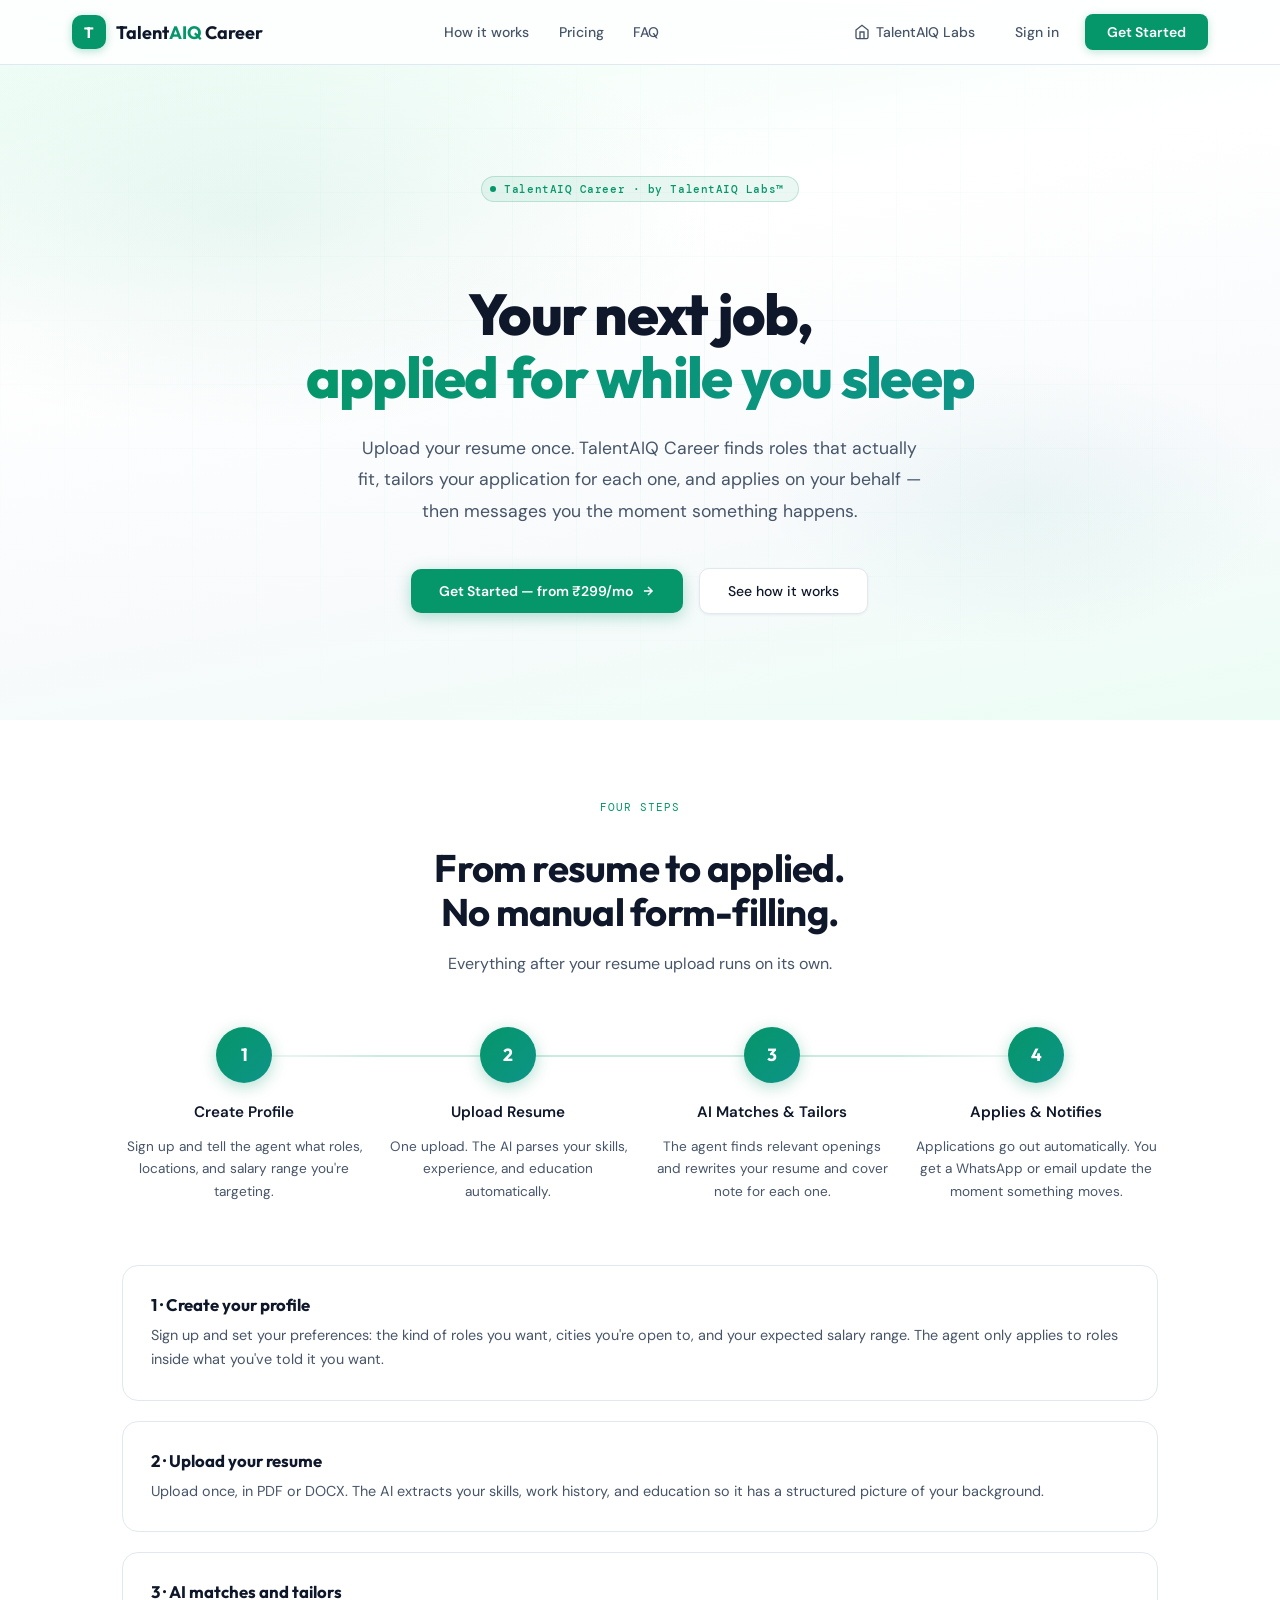
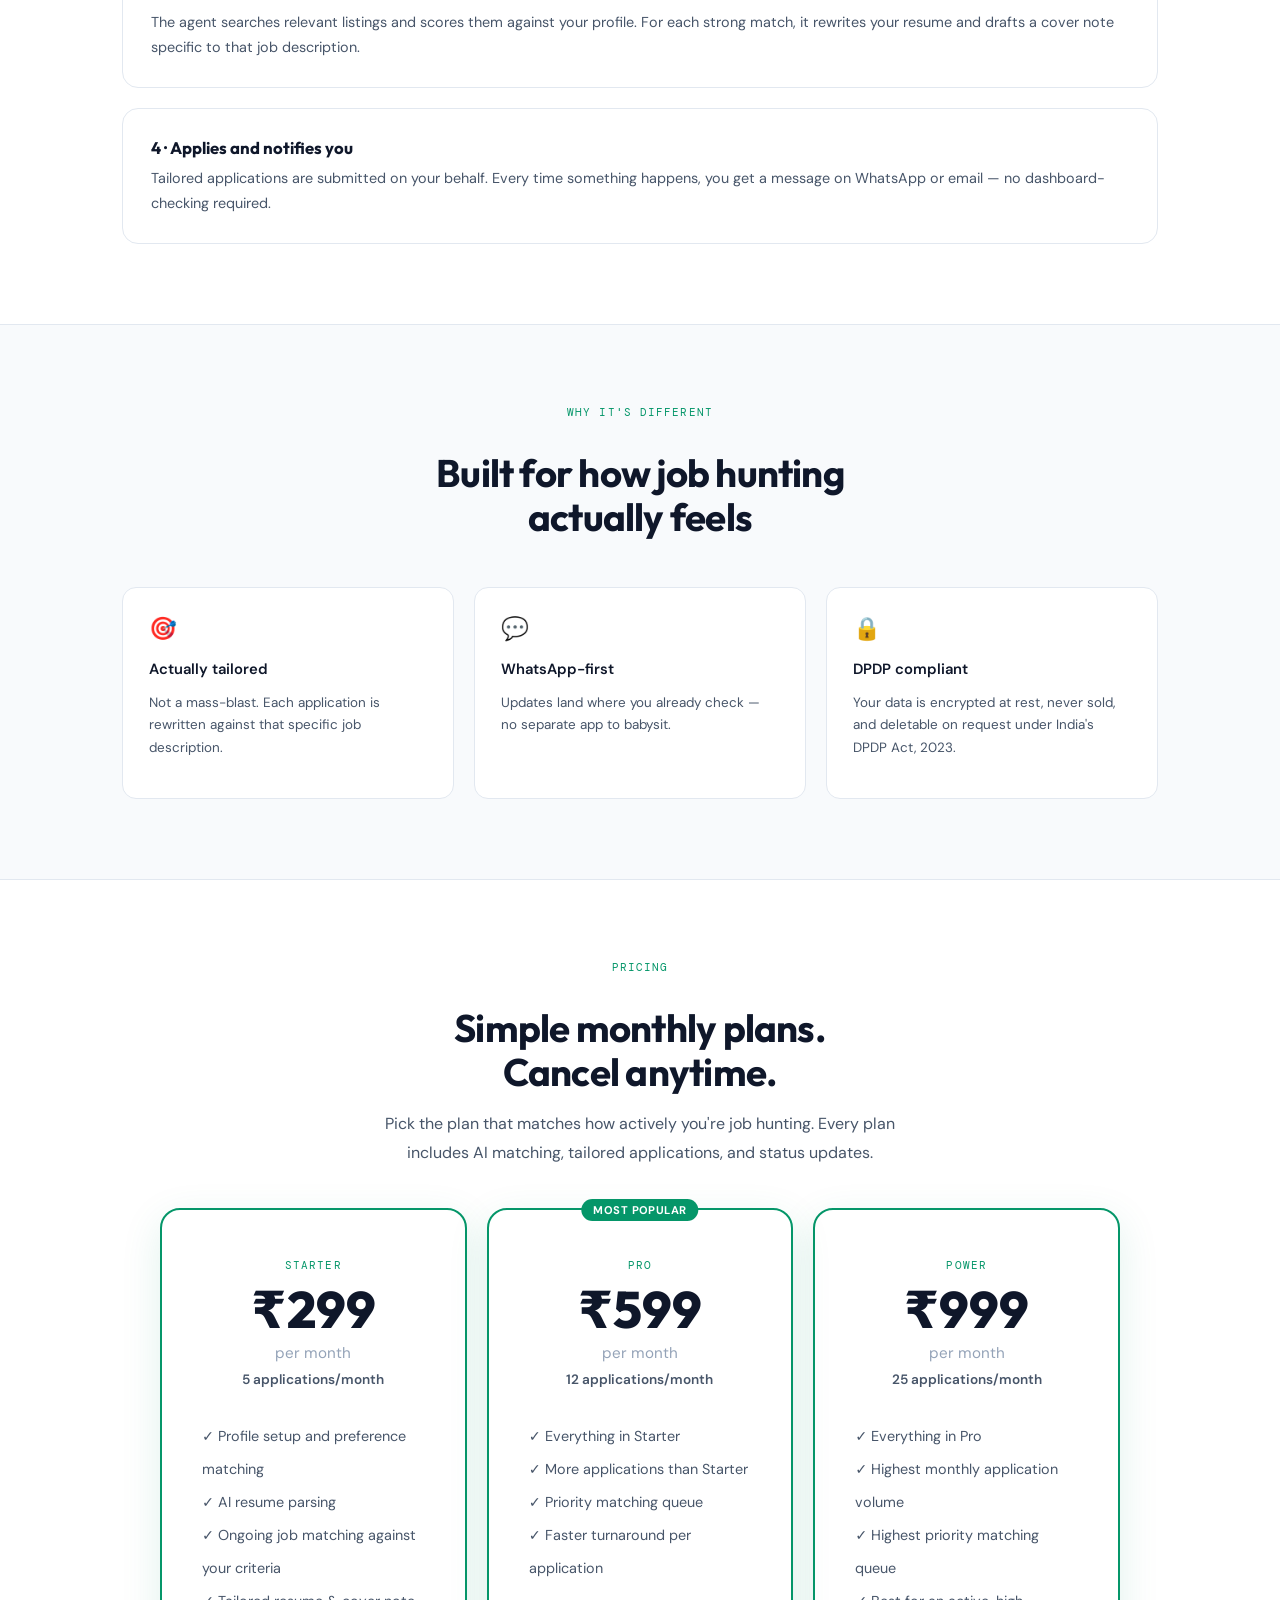
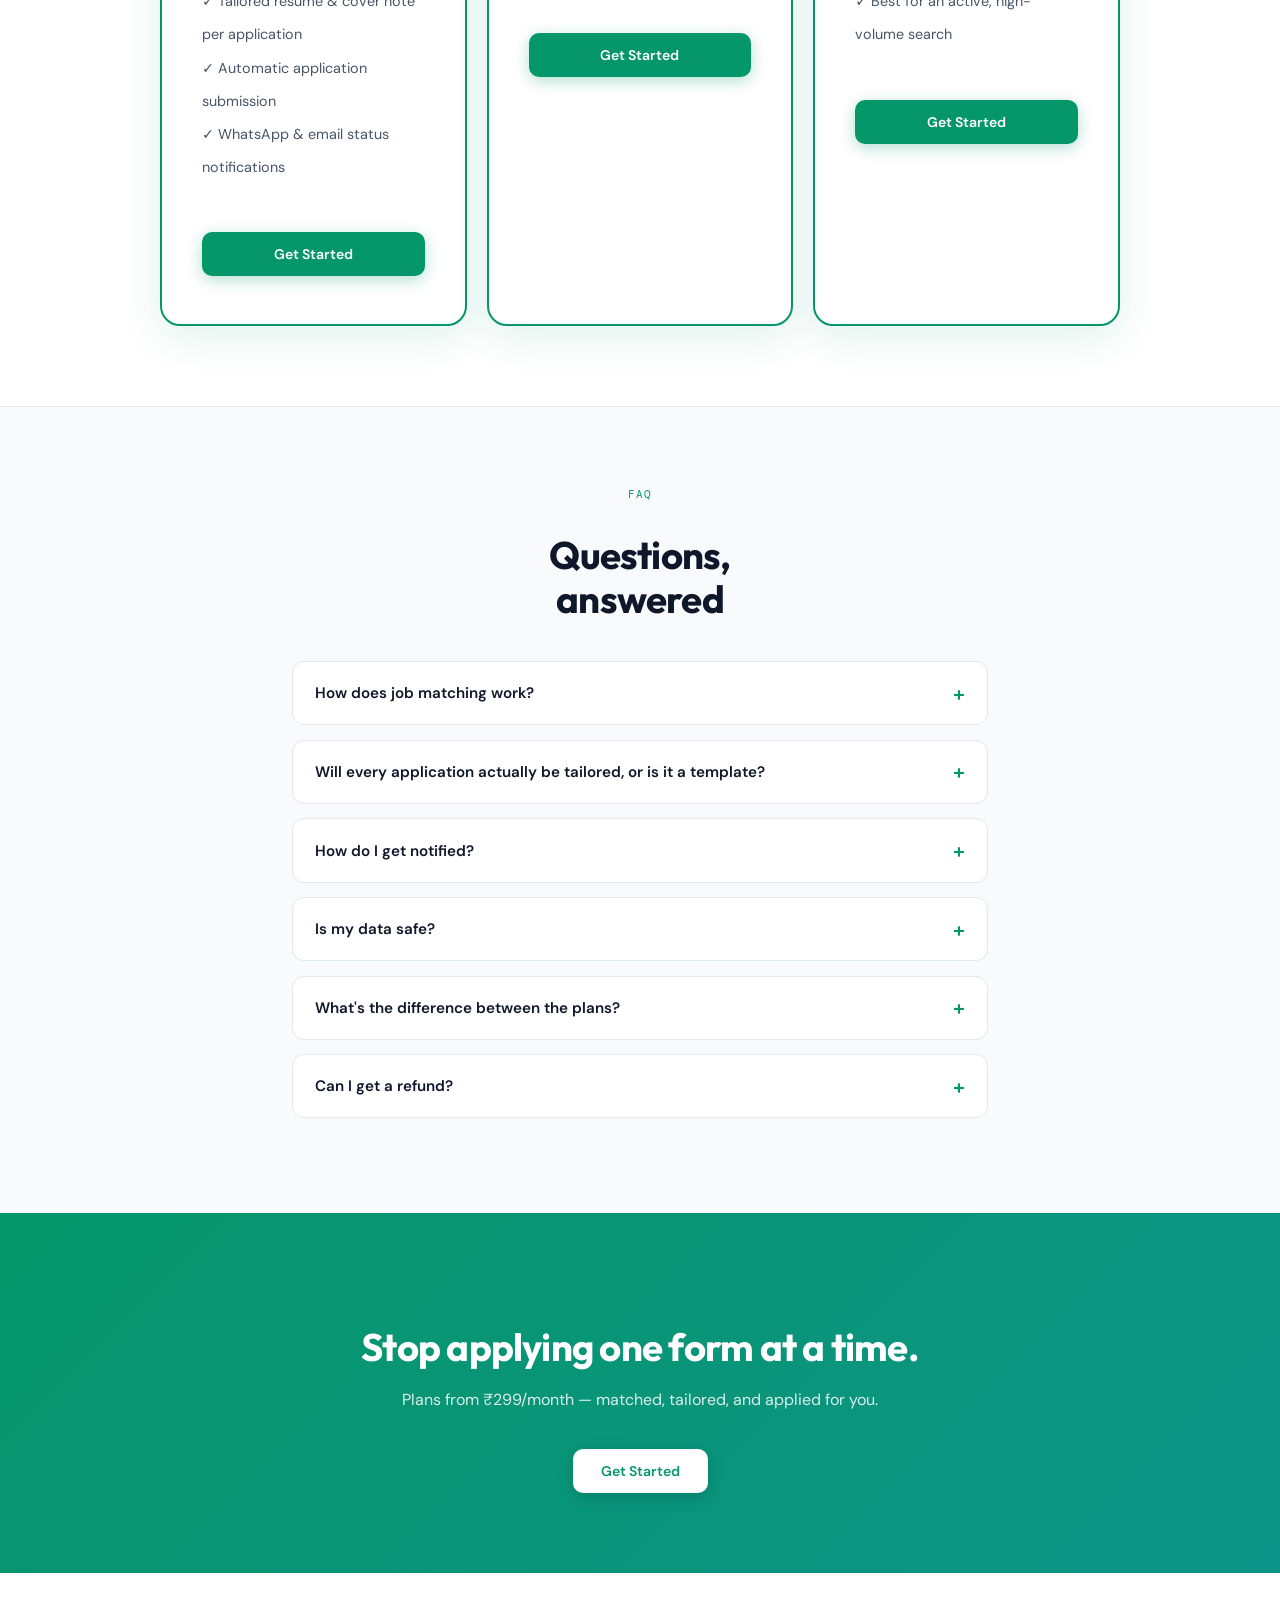
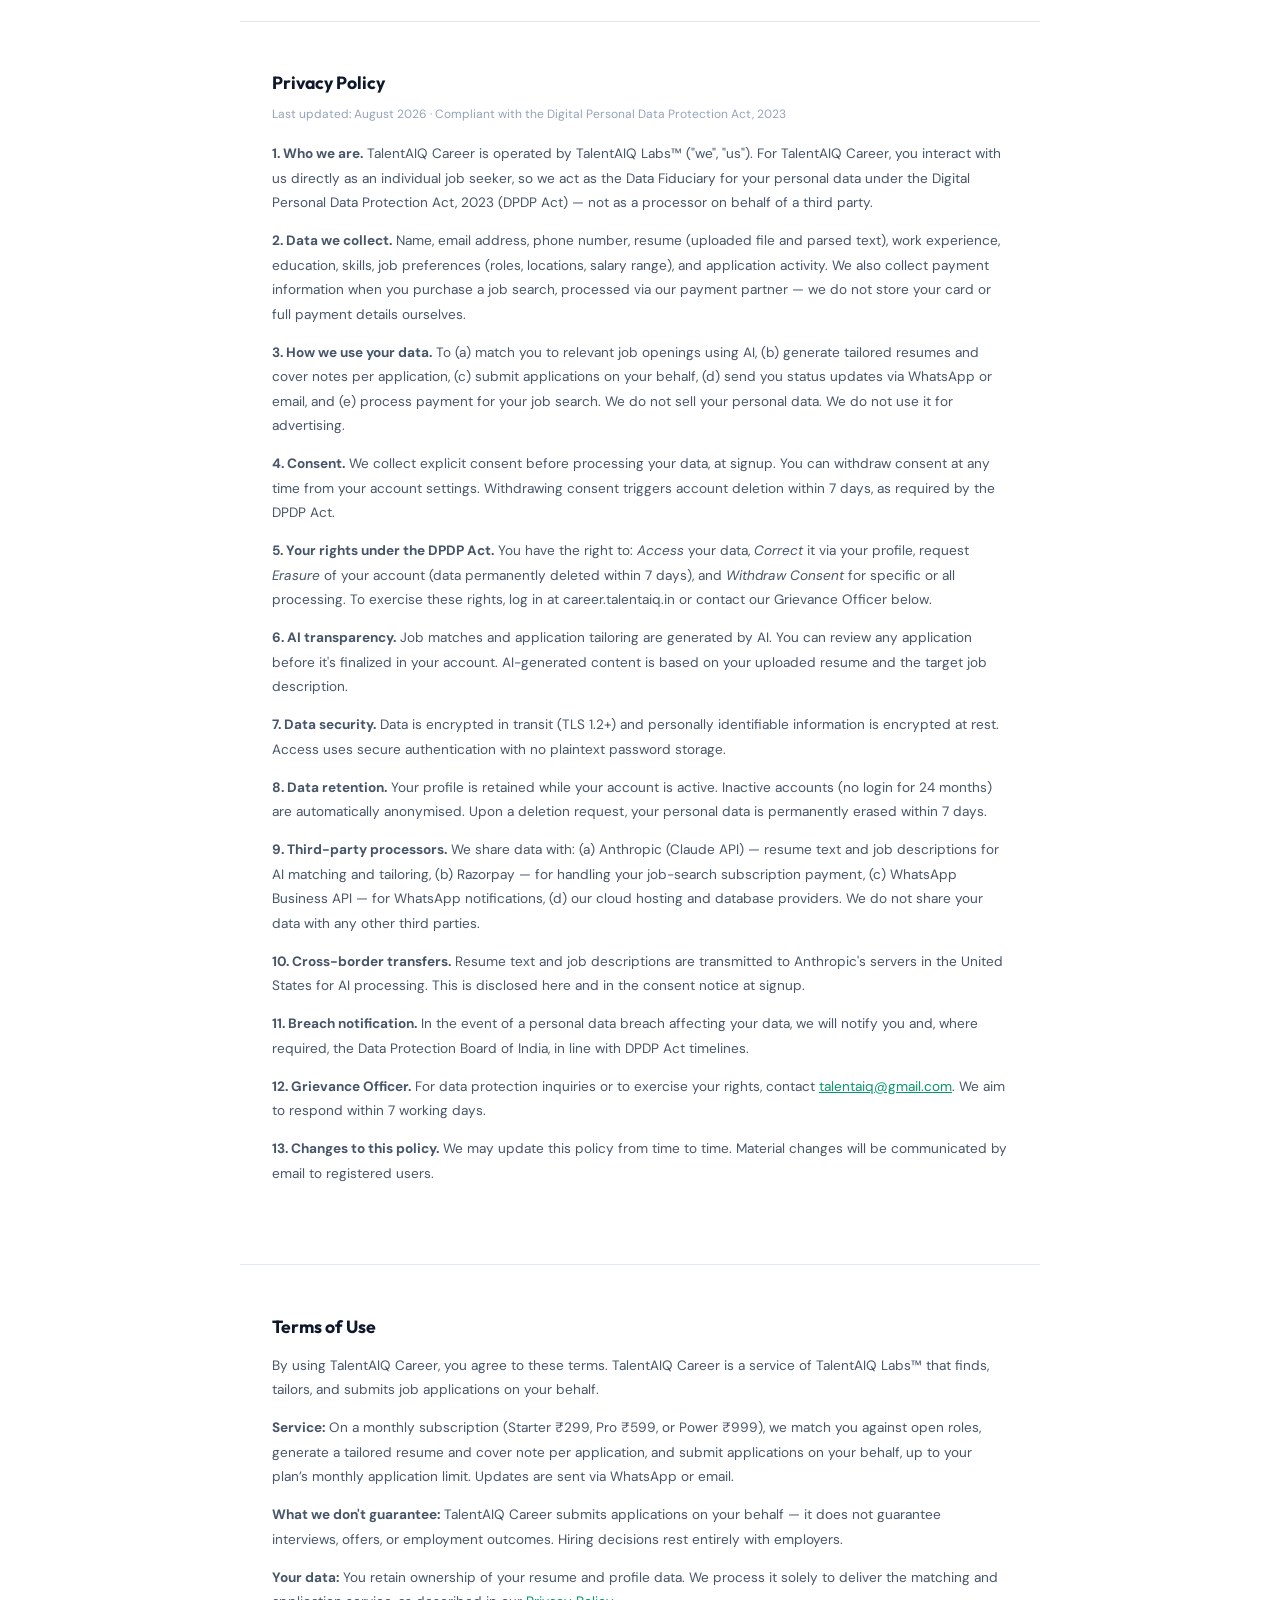
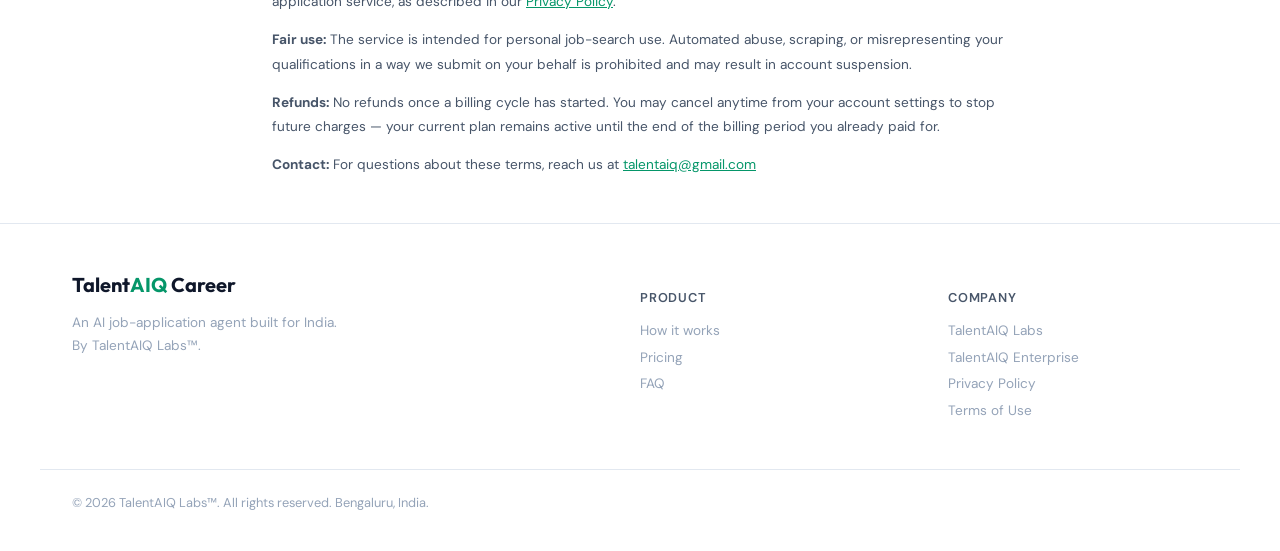
<file: career/index.html>
<!DOCTYPE html>
<html lang="en">
<head>
<meta charset="UTF-8"/>
<meta name="viewport" content="width=device-width, initial-scale=1.0"/>
<title>TalentAIQ Career — AI Job Application Agent for India</title>
<meta name="description" content="TalentAIQ Career finds relevant roles, tailors your resume, and applies on your behalf. Built for job seekers in India."/>
<meta property="og:type" content="website"/>
<meta property="og:title" content="TalentAIQ Career — Your AI Job Application Agent"/>
<meta property="og:description" content="TalentAIQ Career finds relevant roles, tailors your resume, and applies on your behalf. Built for job seekers in India."/>
<meta property="og:url" content="https://www.talentaiq.in/career"/>
<meta property="og:image" content="https://www.talentaiq.in/og-image.png"/>
<meta property="og:site_name" content="TalentAIQ Labs"/>
<meta name="twitter:card" content="summary_large_image"/>
<meta name="twitter:title" content="TalentAIQ Career — Your AI Job Application Agent"/>
<meta name="twitter:description" content="Finds relevant roles, tailors your resume, and applies on your behalf."/>
<meta name="twitter:image" content="https://www.talentaiq.in/og-image.png"/>
<link rel="icon" type="image/svg+xml" href="data:image/svg+xml,<svg xmlns='http://www.w3.org/2000/svg' viewBox='0 0 32 32'><rect width='32' height='32' rx='7' fill='%23059669'/><text x='16' y='23' font-family='system-ui' font-size='20' font-weight='700' fill='white' text-anchor='middle'>T</text></svg>"/>
<link rel="preconnect" href="https://fonts.googleapis.com">
<link href="https://fonts.googleapis.com/css2?family=Outfit:wght@600;700;800&family=DM+Sans:wght@400;500;600;700&family=DM+Mono:wght@500&display=swap" rel="stylesheet">
<link rel="stylesheet" href="/career/career.css">
</head>
<body>

<nav><div class="nav-w">
<a class="nav-logo" href="#"><div class="nav-logomark">T</div><span class="nav-wordmark">Talent<b>AIQ</b> Career</span></a>
<div class="nav-links">
<a class="nav-a" href="#how">How it works</a>
<a class="nav-a" href="#pricing">Pricing</a>
<a class="nav-a" href="#faq">FAQ</a>
</div>
<div class="nav-end">
<a class="nav-ghost nav-home" href="/" title="Back to TalentAIQ Labs" style="display:flex;align-items:center;gap:6px">
  <svg width="16" height="16" fill="none" stroke="currentColor" stroke-width="2" viewBox="0 0 24 24"><path d="M3 9l9-7 9 7v11a2 2 0 01-2 2H5a2 2 0 01-2-2z"/><path d="M9 22V12h6v10"/></svg>
  <span class="nav-home-text">TalentAIQ Labs</span>
</a>
<a class="nav-ghost" href="https://career.talentaiq.in/login" target="_blank" rel="noopener">Sign in</a>
<a class="nav-cta" href="https://career.talentaiq.in/signup" target="_blank" rel="noopener">Get Started</a>
</div>
</div></nav>

<!-- HERO -->
<section class="hero">
<div class="hero-bg"><div class="hb-gradient"></div><div class="hb-grid"></div></div>
<div class="hero-inner"><div class="hero-center">
  <div class="hero-kicker"><div class="hk-dot"></div><span class="hk-text">TalentAIQ Career · by TalentAIQ Labs™</span></div>
  <h1 class="hero-h1">Your next job,<br/><em>applied for while you sleep</em></h1>
  <p class="hero-sub">Upload your resume once. TalentAIQ Career finds roles that actually fit, tailors your application for each one, and applies on your behalf — then messages you the moment something happens.</p>
  <div class="hero-actions">
    <a class="btn-primary" href="https://career.talentaiq.in/signup" target="_blank" rel="noopener">Get Started — from ₹299/mo <svg width="14" height="14" fill="none" stroke="currentColor" stroke-width="2.5" viewBox="0 0 24 24"><path d="M5 12h14M12 5l7 7-7 7"/></svg></a>
    <a class="btn-secondary" href="#how">See how it works</a>
  </div>
</div></div>
</section>

<!-- HOW IT WORKS -->
<section id="how" style="background:var(--bg)">
<div class="sw">
<div class="reveal center" style="max-width:600px">
  <div class="eyebrow" style="justify-content:center">FOUR STEPS</div>
  <h2 class="s-h2">From resume to applied.<br/>No manual form-filling.</h2>
  <p class="s-lead" style="margin:0 auto">Everything after your resume upload runs on its own.</p>
</div>
<div class="steps">
  <div class="step reveal"><div class="step-num">1</div><div class="step-h">Create Profile</div><p class="step-p">Sign up and tell the agent what roles, locations, and salary range you're targeting.</p></div>
  <div class="step reveal"><div class="step-num">2</div><div class="step-h">Upload Resume</div><p class="step-p">One upload. The AI parses your skills, experience, and education automatically.</p></div>
  <div class="step reveal"><div class="step-num">3</div><div class="step-h">AI Matches &amp; Tailors</div><p class="step-p">The agent finds relevant openings and rewrites your resume and cover note for each one.</p></div>
  <div class="step reveal"><div class="step-num">4</div><div class="step-h">Applies &amp; Notifies</div><p class="step-p">Applications go out automatically. You get a WhatsApp or email update the moment something moves.</p></div>
</div>

<div class="step-detail reveal">
  <h4>1 · Create your profile</h4>
  <p>Sign up and set your preferences: the kind of roles you want, cities you're open to, and your expected salary range. The agent only applies to roles inside what you've told it you want.</p>
</div>
<div class="step-detail reveal">
  <h4>2 · Upload your resume</h4>
  <p>Upload once, in PDF or DOCX. The AI extracts your skills, work history, and education so it has a structured picture of your background.</p>
</div>
<div class="step-detail reveal">
  <h4>3 · AI matches and tailors</h4>
  <p>The agent searches relevant listings and scores them against your profile. For each strong match, it rewrites your resume and drafts a cover note specific to that job description.</p>
</div>
<div class="step-detail reveal">
  <h4>4 · Applies and notifies you</h4>
  <p>Tailored applications are submitted on your behalf. Every time something happens, you get a message on WhatsApp or email — no dashboard-checking required.</p>
</div>
</div>
</section>

<!-- WHY DIFFERENT -->
<section style="background:var(--bg2);border-top:1px solid var(--border);border-bottom:1px solid var(--border)">
<div class="sw">
<div class="reveal center" style="max-width:600px">
  <div class="eyebrow" style="justify-content:center">WHY IT'S DIFFERENT</div>
  <h2 class="s-h2">Built for how job hunting<br/>actually feels</h2>
</div>
<div class="grid-3" style="margin-top:3rem">
  <div class="cap-card reveal"><div class="cap-icon">🎯</div><div class="cap-h">Actually tailored</div><p class="cap-p">Not a mass-blast. Each application is rewritten against that specific job description.</p></div>
  <div class="cap-card reveal"><div class="cap-icon">💬</div><div class="cap-h">WhatsApp-first</div><p class="cap-p">Updates land where you already check — no separate app to babysit.</p></div>
  <div class="cap-card reveal"><div class="cap-icon">🔒</div><div class="cap-h">DPDP compliant</div><p class="cap-p">Your data is encrypted at rest, never sold, and deletable on request under India's DPDP Act, 2023.</p></div>
</div>
</div>
</section>

<!-- PRICING -->
<section id="pricing" style="background:var(--bg)">
<div class="sw">
<div class="reveal center" style="max-width:600px;margin-bottom:1rem">
  <div class="eyebrow" style="justify-content:center">PRICING</div>
  <h2 class="s-h2">Simple monthly plans.<br/>Cancel anytime.</h2>
  <p class="s-lead" style="margin:0 auto">Pick the plan that matches how actively you're job hunting. Every plan includes AI matching, tailored applications, and status updates.</p>
</div>
<div class="reveal grid-3" style="margin-top:2.5rem;max-width:960px;margin-left:auto;margin-right:auto">

<div class="price-card" style="text-align:center">
  <div class="eyebrow" style="justify-content:center">STARTER</div>
  <div class="price-amt">₹299</div>
  <div class="price-unit">per month</div>
  <div style="font-size:.85rem;font-weight:600;color:var(--t2);margin:.5rem 0 1rem">5 applications/month</div>
  <div class="price-list" style="text-align:left">
    &#x2713; Profile setup and preference matching<br>
    &#x2713; AI resume parsing<br>
    &#x2713; Ongoing job matching against your criteria<br>
    &#x2713; Tailored resume &amp; cover note per application<br>
    &#x2713; Automatic application submission<br>
    &#x2713; WhatsApp &amp; email status notifications
  </div>
  <a class="btn-primary" style="width:100%;justify-content:center;margin-top:1rem" href="https://career.talentaiq.in/signup?plan=starter" target="_blank" rel="noopener">Get Started</a>
</div>

<div class="price-card" style="text-align:center;border-color:var(--brand);position:relative">
  <div style="position:absolute;top:-.65rem;left:50%;transform:translateX(-50%);background:var(--brand);color:#fff;font-size:.7rem;font-weight:700;padding:.25rem .75rem;border-radius:999px;letter-spacing:.04em">MOST POPULAR</div>
  <div class="eyebrow" style="justify-content:center">PRO</div>
  <div class="price-amt">₹599</div>
  <div class="price-unit">per month</div>
  <div style="font-size:.85rem;font-weight:600;color:var(--t2);margin:.5rem 0 1rem">12 applications/month</div>
  <div class="price-list" style="text-align:left">
    &#x2713; Everything in Starter<br>
    &#x2713; More applications than Starter<br>
    &#x2713; Priority matching queue<br>
    &#x2713; Faster turnaround per application
  </div>
  <a class="btn-primary" style="width:100%;justify-content:center;margin-top:1rem" href="https://career.talentaiq.in/signup?plan=pro" target="_blank" rel="noopener">Get Started</a>
</div>

<div class="price-card" style="text-align:center">
  <div class="eyebrow" style="justify-content:center">POWER</div>
  <div class="price-amt">₹999</div>
  <div class="price-unit">per month</div>
  <div style="font-size:.85rem;font-weight:600;color:var(--t2);margin:.5rem 0 1rem">25 applications/month</div>
  <div class="price-list" style="text-align:left">
    &#x2713; Everything in Pro<br>
    &#x2713; Highest monthly application volume<br>
    &#x2713; Highest priority matching queue<br>
    &#x2713; Best for an active, high-volume search
  </div>
  <a class="btn-primary" style="width:100%;justify-content:center;margin-top:1rem" href="https://career.talentaiq.in/signup?plan=power" target="_blank" rel="noopener">Get Started</a>
</div>

</div>
</div>
</section>

<!-- FAQ -->
<section id="faq" style="background:var(--bg2);border-top:1px solid var(--border)">
<div class="sw" style="max-width:760px">
<div class="reveal center" style="max-width:600px;margin-bottom:2.5rem">
  <div class="eyebrow" style="justify-content:center">FAQ</div>
  <h2 class="s-h2">Questions,<br/>answered</h2>
</div>

<div class="faq-item reveal">
  <div class="faq-q">How does job matching work?</div>
  <div class="faq-a"><p>The AI parses your resume and preferences, then compares them against open roles using semantic matching — not just keyword search — to find jobs that genuinely fit your background.</p></div>
</div>
<div class="faq-item reveal">
  <div class="faq-q">Will every application actually be tailored, or is it a template?</div>
  <div class="faq-a"><p>Each application is generated against that specific job description — your resume framing and cover note change per role, rather than one fixed version sent everywhere.</p></div>
</div>
<div class="faq-item reveal">
  <div class="faq-q">How do I get notified?</div>
  <div class="faq-a"><p>Via WhatsApp or email, whichever you set as your preference — you'll hear about applications submitted and any recruiter responses.</p></div>
</div>
<div class="faq-item reveal">
  <div class="faq-q">Is my data safe?</div>
  <div class="faq-a"><p>Your data is encrypted at rest and handled under India's DPDP Act, 2023. See our <a href="#privacy" style="color:var(--brand)">Privacy Policy</a> below for full details.</p></div>
</div>
<div class="faq-item reveal">
  <div class="faq-q">What's the difference between the plans?</div>
  <div class="faq-a"><p>All three plans include the same features — profile setup, resume parsing, AI matching, tailored applications, and notifications. The difference is your monthly application volume: 5 on Starter, 12 on Pro, or 25 on Power. Pick based on how actively you're searching.</p></div>
</div>
<div class="faq-item reveal">
  <div class="faq-q">Can I get a refund?</div>
  <div class="faq-a"><p>No refunds once a billing cycle has started. You can cancel anytime to stop future charges — your plan stays active until the end of the current billing period.</p></div>
</div>


</div>
</section>

<!-- CTA -->
<section class="cta-sec"><div class="cta-inner">
<h2 class="cta-h">Stop applying one form at a time.</h2>
<p class="cta-sub">Plans from ₹299/month — matched, tailored, and applied for you.</p>
<a class="btn-primary" href="https://career.talentaiq.in/signup" target="_blank" rel="noopener">Get Started</a>
</div></section>

<!-- PRIVACY -->
<div id="privacy" style="max-width:800px;margin:3rem auto 0;padding:2rem;border-top:1px solid var(--border)">
  <h3 style="font-family:var(--fd);font-size:1.1rem;font-weight:700;color:var(--t1);margin-bottom:.5rem">Privacy Policy</h3>
  <p style="font-size:.75rem;color:var(--t3);margin-bottom:1.25rem">Last updated: August 2026 &middot; Compliant with the Digital Personal Data Protection Act, 2023</p>
  <div style="font-size:.85rem;color:var(--t2);line-height:1.8">
    <p><strong>1. Who we are.</strong> TalentAIQ Career is operated by TalentAIQ Labs&trade; ("we", "us"). For TalentAIQ Career, you interact with us directly as an individual job seeker, so we act as the Data Fiduciary for your personal data under the Digital Personal Data Protection Act, 2023 (DPDP Act) &mdash; not as a processor on behalf of a third party.</p>
    <p style="margin-top:.75rem"><strong>2. Data we collect.</strong> Name, email address, phone number, resume (uploaded file and parsed text), work experience, education, skills, job preferences (roles, locations, salary range), and application activity. We also collect payment information when you purchase a job search, processed via our payment partner &mdash; we do not store your card or full payment details ourselves.</p>
    <p style="margin-top:.75rem"><strong>3. How we use your data.</strong> To (a) match you to relevant job openings using AI, (b) generate tailored resumes and cover notes per application, (c) submit applications on your behalf, (d) send you status updates via WhatsApp or email, and (e) process payment for your job search. We do not sell your personal data. We do not use it for advertising.</p>
    <p style="margin-top:.75rem"><strong>4. Consent.</strong> We collect explicit consent before processing your data, at signup. You can withdraw consent at any time from your account settings. Withdrawing consent triggers account deletion within 7 days, as required by the DPDP Act.</p>
    <p style="margin-top:.75rem"><strong>5. Your rights under the DPDP Act.</strong> You have the right to: <em>Access</em> your data, <em>Correct</em> it via your profile, request <em>Erasure</em> of your account (data permanently deleted within 7 days), and <em>Withdraw Consent</em> for specific or all processing. To exercise these rights, log in at career.talentaiq.in or contact our Grievance Officer below.</p>
    <p style="margin-top:.75rem"><strong>6. AI transparency.</strong> Job matches and application tailoring are generated by AI. You can review any application before it's finalized in your account. AI-generated content is based on your uploaded resume and the target job description.</p>
    <p style="margin-top:.75rem"><strong>7. Data security.</strong> Data is encrypted in transit (TLS 1.2+) and personally identifiable information is encrypted at rest. Access uses secure authentication with no plaintext password storage.</p>
    <p style="margin-top:.75rem"><strong>8. Data retention.</strong> Your profile is retained while your account is active. Inactive accounts (no login for 24 months) are automatically anonymised. Upon a deletion request, your personal data is permanently erased within 7 days.</p>
    <p style="margin-top:.75rem"><strong>9. Third-party processors.</strong> We share data with: (a) Anthropic (Claude API) &mdash; resume text and job descriptions for AI matching and tailoring, (b) Razorpay &mdash; for handling your job-search subscription payment, (c) WhatsApp Business API &mdash; for WhatsApp notifications, (d) our cloud hosting and database providers. We do not share your data with any other third parties.</p>
    <p style="margin-top:.75rem"><strong>10. Cross-border transfers.</strong> Resume text and job descriptions are transmitted to Anthropic's servers in the United States for AI processing. This is disclosed here and in the consent notice at signup.</p>
    <p style="margin-top:.75rem"><strong>11. Breach notification.</strong> In the event of a personal data breach affecting your data, we will notify you and, where required, the Data Protection Board of India, in line with DPDP Act timelines.</p>
    <p style="margin-top:.75rem"><strong>12. Grievance Officer.</strong> For data protection inquiries or to exercise your rights, contact <a href="mailto:talentaiq@gmail.com" style="color:var(--brand)">talentaiq@gmail.com</a>. We aim to respond within 7 working days.</p>
    <p style="margin-top:.75rem"><strong>13. Changes to this policy.</strong> We may update this policy from time to time. Material changes will be communicated by email to registered users.</p>
  </div>
  
</div>

<!-- TERMS -->
<div id="terms" style="max-width:800px;margin:2rem auto 0;padding:2rem;border-top:1px solid var(--border)">
  <h3 style="font-family:var(--fd);font-size:1.1rem;font-weight:700;color:var(--t1);margin-bottom:1rem">Terms of Use</h3>
  <div style="font-size:.85rem;color:var(--t2);line-height:1.8">
    <p>By using TalentAIQ Career, you agree to these terms. TalentAIQ Career is a service of TalentAIQ Labs&trade; that finds, tailors, and submits job applications on your behalf.</p>
    <p style="margin-top:.75rem"><strong>Service:</strong> On a monthly subscription (Starter &#8377;299, Pro &#8377;599, or Power &#8377;999), we match you against open roles, generate a tailored resume and cover note per application, and submit applications on your behalf, up to your plan’s monthly application limit. Updates are sent via WhatsApp or email.</p>
    <p style="margin-top:.75rem"><strong>What we don't guarantee:</strong> TalentAIQ Career submits applications on your behalf &mdash; it does not guarantee interviews, offers, or employment outcomes. Hiring decisions rest entirely with employers.</p>
    <p style="margin-top:.75rem"><strong>Your data:</strong> You retain ownership of your resume and profile data. We process it solely to deliver the matching and application service, as described in our <a href="#privacy" style="color:var(--brand)">Privacy Policy</a>.</p>
    <p style="margin-top:.75rem"><strong>Fair use:</strong> The service is intended for personal job-search use. Automated abuse, scraping, or misrepresenting your qualifications in a way we submit on your behalf is prohibited and may result in account suspension.</p>
    <p style="margin-top:.75rem"><strong>Refunds:</strong> No refunds once a billing cycle has started. You may cancel anytime from your account settings to stop future charges — your current plan remains active until the end of the billing period you already paid for.</p>
    <p style="margin-top:.75rem"><strong>Contact:</strong> For questions about these terms, reach us at <a href="mailto:talentaiq@gmail.com" style="color:var(--brand)">talentaiq@gmail.com</a></p>
  </div>
  
</div>

<!-- FOOTER -->
<footer><div class="footer-grid">
<div class="footer-brand"><span class="nav-wordmark">Talent<b>AIQ</b> Career</span><p>An AI job-application agent built for India. By TalentAIQ Labs™.</p></div>
<div class="footer-col"><h4>Product</h4><a href="#how">How it works</a><a href="#pricing">Pricing</a><a href="#faq">FAQ</a></div>
<div class="footer-col"><h4>Company</h4><a href="https://talentaiq.in">TalentAIQ Labs</a><a href="https://talentaiq.in#hero-enterprise">TalentAIQ Enterprise</a><a href="#privacy">Privacy Policy</a><a href="#terms">Terms of Use</a></div>
</div>
<div class="footer-bottom"><div class="footer-copy">&copy; 2026 TalentAIQ Labs™. All rights reserved. Bengaluru, India.</div></div>
</footer>

<script>
const ro=new IntersectionObserver(entries=>{entries.forEach(e=>{if(e.isIntersecting)e.target.classList.add('visible')})},{threshold:.1});
document.querySelectorAll('.reveal').forEach(el=>ro.observe(el));
document.querySelectorAll('.faq-q').forEach(q=>{
  q.addEventListener('click',()=>{q.parentElement.classList.toggle('open')});
});
</script>
</body>
</html>
</file>
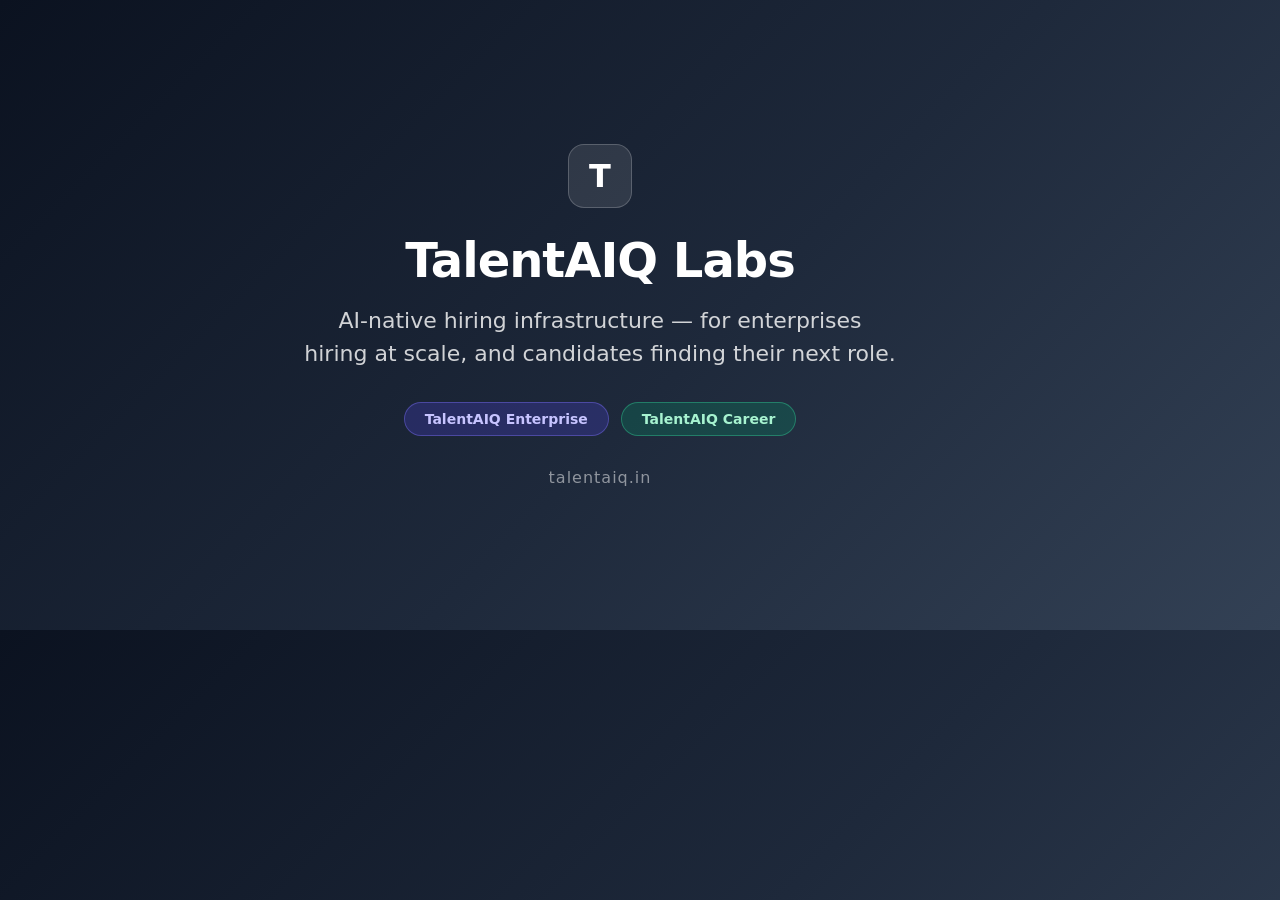
<file: og-image-labs.html>
<!DOCTYPE html>
<html><head><style>
*{margin:0;padding:0;box-sizing:border-box}
body{width:1200px;height:630px;background:linear-gradient(135deg,#0B1220,#1E293B 55%,#334155);font-family:system-ui,sans-serif;display:flex;align-items:center;justify-content:center;color:white}
.card{text-align:center;max-width:900px}
.logo{width:64px;height:64px;background:rgba(255,255,255,.1);border:1px solid rgba(255,255,255,.2);border-radius:16px;display:inline-flex;align-items:center;justify-content:center;font-size:32px;font-weight:800;margin-bottom:24px}
h1{font-size:48px;font-weight:800;letter-spacing:-1px;margin-bottom:16px}
p{font-size:22px;opacity:.8;line-height:1.5;margin-bottom:32px}
.pills{display:flex;gap:12px;justify-content:center}
.pill{padding:8px 20px;border-radius:999px;font-size:14px;font-weight:600}
.pill.ent{background:rgba(79,70,229,.25);border:1px solid rgba(129,116,255,.4);color:#C7C4FF}
.pill.car{background:rgba(5,150,105,.25);border:1px solid rgba(52,211,153,.4);color:#A7F3D0}
.url{margin-top:32px;font-size:16px;opacity:.5;letter-spacing:1px}
</style></head><body>
<div class="card">
<div class="logo">T</div>
<h1>TalentAIQ Labs</h1>
<p>AI-native hiring infrastructure &mdash; for enterprises<br>hiring at scale, and candidates finding their next role.</p>
<div class="pills">
<span class="pill ent">TalentAIQ Enterprise</span>
<span class="pill car">TalentAIQ Career</span>
</div>
<div class="url">talentaiq.in</div>
</div>
</body></html>
</file>
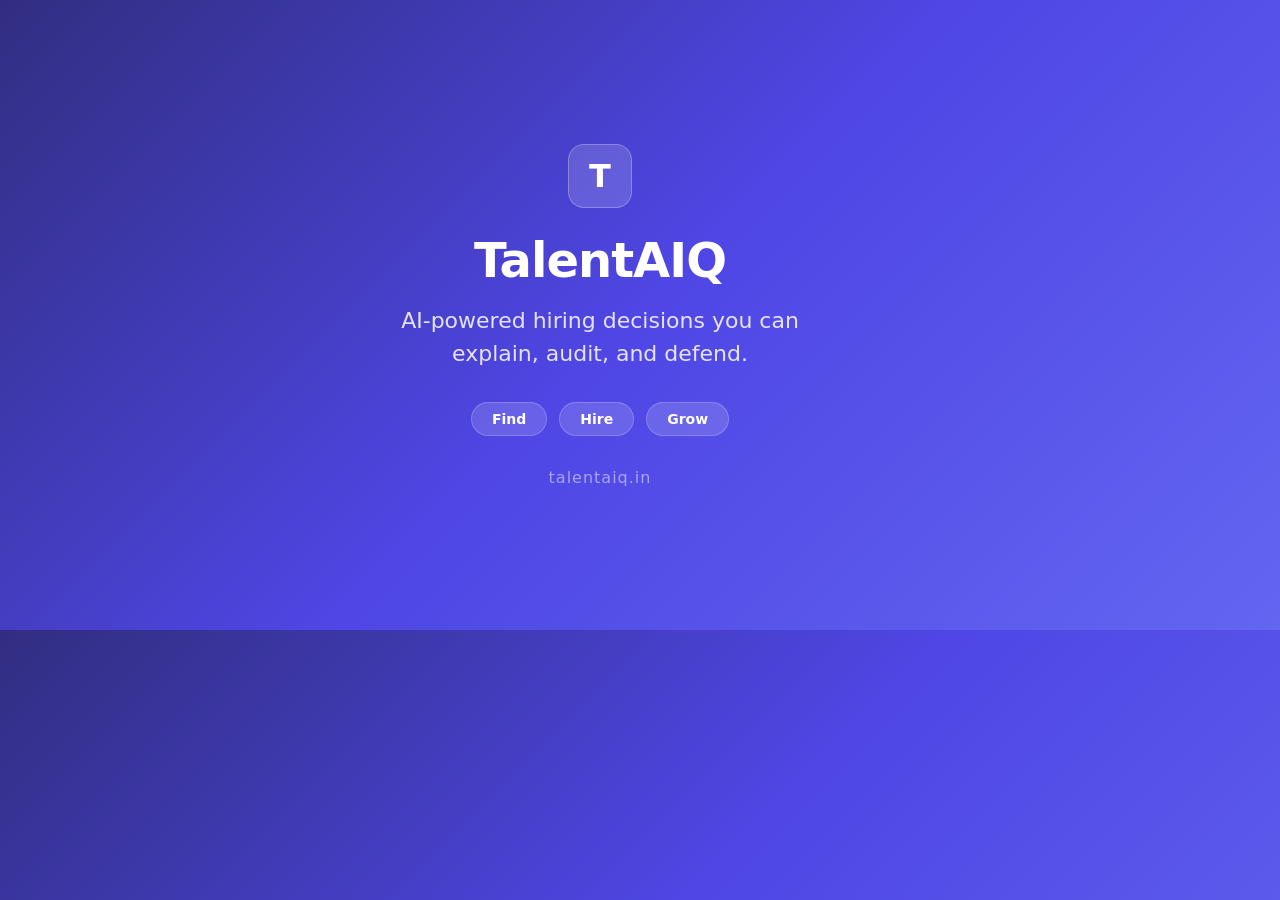
<file: og-image.html>
<!DOCTYPE html>
<html><head><style>
*{margin:0;padding:0;box-sizing:border-box}
body{width:1200px;height:630px;background:linear-gradient(135deg,#312E81,#4F46E5 50%,#6366F1);font-family:system-ui,sans-serif;display:flex;align-items:center;justify-content:center;color:white}
.card{text-align:center;max-width:900px}
.logo{width:64px;height:64px;background:rgba(255,255,255,.15);border:1px solid rgba(255,255,255,.25);border-radius:16px;display:inline-flex;align-items:center;justify-content:center;font-size:32px;font-weight:800;margin-bottom:24px}
h1{font-size:48px;font-weight:800;letter-spacing:-1px;margin-bottom:16px}
p{font-size:22px;opacity:.85;line-height:1.5;margin-bottom:32px}
.pills{display:flex;gap:12px;justify-content:center}
.pill{padding:8px 20px;border-radius:999px;font-size:14px;font-weight:600;background:rgba(255,255,255,.15);border:1px solid rgba(255,255,255,.2)}
.url{margin-top:32px;font-size:16px;opacity:.5;letter-spacing:1px}
</style></head><body>
<div class="card">
<div class="logo">T</div>
<h1>TalentAIQ</h1>
<p>AI-powered hiring decisions you can<br>explain, audit, and defend.</p>
<div class="pills">
<span class="pill">Find</span>
<span class="pill">Hire</span>
<span class="pill">Grow</span>
</div>
<div class="url">talentaiq.in</div>
</div>
</body></html>
</file>
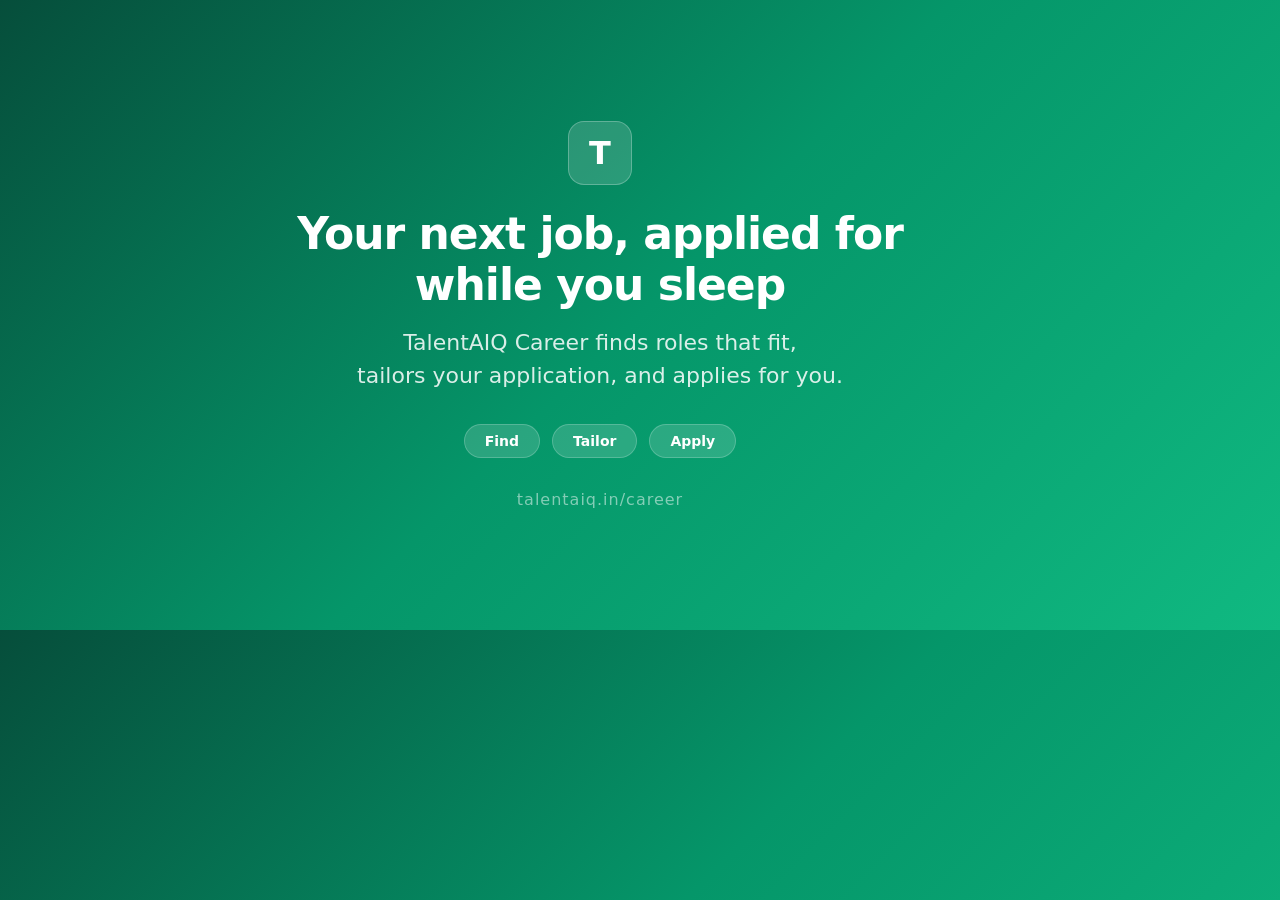
<file: career/og-image-career.html>
<!DOCTYPE html>
<html><head><style>
*{margin:0;padding:0;box-sizing:border-box}
body{width:1200px;height:630px;background:linear-gradient(135deg,#064E3B,#059669 50%,#10B981);font-family:system-ui,sans-serif;display:flex;align-items:center;justify-content:center;color:white}
.card{text-align:center;max-width:900px}
.logo{width:64px;height:64px;background:rgba(255,255,255,.15);border:1px solid rgba(255,255,255,.25);border-radius:16px;display:inline-flex;align-items:center;justify-content:center;font-size:32px;font-weight:800;margin-bottom:24px}
h1{font-size:44px;font-weight:800;letter-spacing:-1px;margin-bottom:16px;line-height:1.15}
p{font-size:22px;opacity:.85;line-height:1.5;margin-bottom:32px}
.pills{display:flex;gap:12px;justify-content:center}
.pill{padding:8px 20px;border-radius:999px;font-size:14px;font-weight:600;background:rgba(255,255,255,.15);border:1px solid rgba(255,255,255,.2)}
.url{margin-top:32px;font-size:16px;opacity:.5;letter-spacing:1px}
</style></head><body>
<div class="card">
<div class="logo">T</div>
<h1>Your next job, applied for<br>while you sleep</h1>
<p>TalentAIQ Career finds roles that fit,<br>tailors your application, and applies for you.</p>
<div class="pills">
<span class="pill">Find</span>
<span class="pill">Tailor</span>
<span class="pill">Apply</span>
</div>
<div class="url">talentaiq.in/career</div>
</div>
</body></html>
</file>
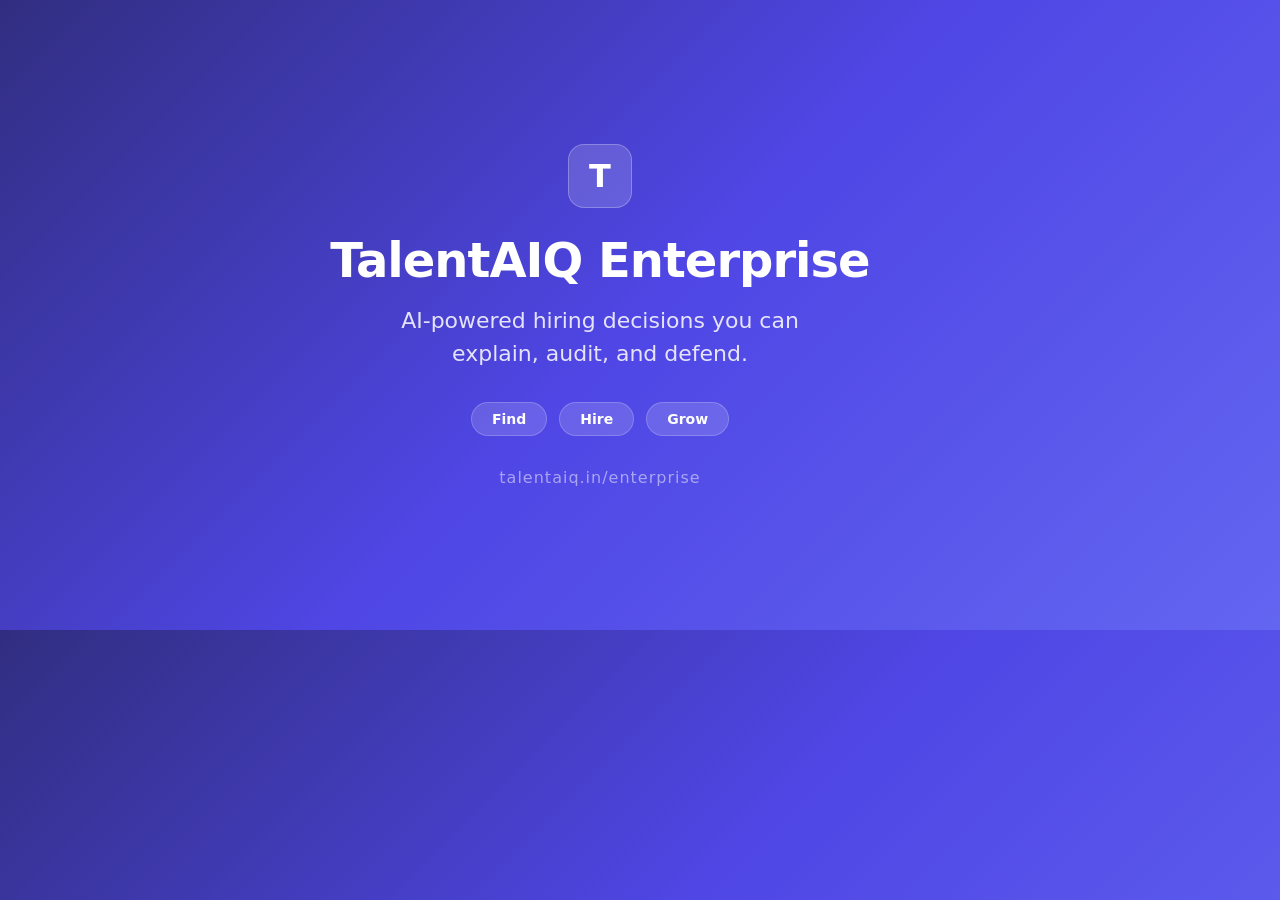
<file: enterprise/og-image-enterprise.html>
<!DOCTYPE html>
<html><head><style>
*{margin:0;padding:0;box-sizing:border-box}
body{width:1200px;height:630px;background:linear-gradient(135deg,#312E81,#4F46E5 50%,#6366F1);font-family:system-ui,sans-serif;display:flex;align-items:center;justify-content:center;color:white}
.card{text-align:center;max-width:900px}
.logo{width:64px;height:64px;background:rgba(255,255,255,.15);border:1px solid rgba(255,255,255,.25);border-radius:16px;display:inline-flex;align-items:center;justify-content:center;font-size:32px;font-weight:800;margin-bottom:24px}
h1{font-size:48px;font-weight:800;letter-spacing:-1px;margin-bottom:16px}
p{font-size:22px;opacity:.85;line-height:1.5;margin-bottom:32px}
.pills{display:flex;gap:12px;justify-content:center}
.pill{padding:8px 20px;border-radius:999px;font-size:14px;font-weight:600;background:rgba(255,255,255,.15);border:1px solid rgba(255,255,255,.2)}
.url{margin-top:32px;font-size:16px;opacity:.5;letter-spacing:1px}
</style></head><body>
<div class="card">
<div class="logo">T</div>
<h1>TalentAIQ Enterprise</h1>
<p>AI-powered hiring decisions you can<br>explain, audit, and defend.</p>
<div class="pills">
<span class="pill">Find</span>
<span class="pill">Hire</span>
<span class="pill">Grow</span>
</div>
<div class="url">talentaiq.in/enterprise</div>
</div>
</body></html>
</file>
<file: career/career.css>
/* TalentAIQ Career — shared stylesheet
   Same design system as the main site (Inter/Outfit/DM Sans/DM Mono, same
   spacing & component patterns) with the brand accent overridden to green
   for the Career product family. */

:root{
  --bg:#fff;--bg2:#f8fafc;--bg3:#f1f5f9;--border:#e2e8f0;--border2:#cbd5e1;
  --t1:#0f172a;--t2:#475569;--t3:#94a3b8;--t4:#cbd5e1;
  --brand:#059669;--brand-l:#10b981;--brand-d:#047857;
  --brand-dim:rgba(5,150,105,.08);--brand-b:rgba(5,150,105,.2);
  --purple:#0d9488;--green:#059669;--green-dim:rgba(5,150,105,.08);
  --blue:#2563eb;--amber:#d97706;--amber-dim:rgba(217,119,6,.08);
  --fd:'Outfit',system-ui,sans-serif;--fb:'DM Sans',system-ui,sans-serif;--fm:'DM Mono',monospace;
}
*,*::before,*::after{box-sizing:border-box}
html{scroll-behavior:smooth}
body{font-family:var(--fb);background:var(--bg);color:var(--t1);-webkit-font-smoothing:antialiased;overflow-x:hidden;margin:0}
a{color:inherit}

/* NAV */
nav{position:fixed;top:0;left:0;right:0;z-index:500;background:rgba(255,255,255,.85);backdrop-filter:blur(20px) saturate(180%);border-bottom:1px solid var(--border)}
.nav-w{max-width:1200px;margin:0 auto;padding:0 2rem;height:64px;display:flex;align-items:center;justify-content:space-between}
.nav-logo{display:flex;align-items:center;gap:10px;text-decoration:none}
.nav-logomark{width:34px;height:34px;border-radius:10px;background:var(--brand);display:grid;place-items:center;font-family:var(--fd);font-size:15px;font-weight:700;color:white;box-shadow:0 2px 8px rgba(5,150,105,.3)}
.nav-wordmark{font-family:var(--fd);font-size:18px;font-weight:700;color:var(--t1)}.nav-wordmark b{color:var(--brand)}
.nav-links{display:flex;gap:.1rem}.nav-a{color:var(--t2);text-decoration:none;font-size:14px;font-weight:500;padding:8px 14px;border-radius:8px;transition:all .2s}.nav-a:hover{color:var(--t1);background:var(--bg2)}
.nav-end{display:flex;align-items:center;gap:.75rem}.nav-ghost{color:var(--t2);font-size:14px;font-weight:500;text-decoration:none;padding:8px 14px;border-radius:8px;transition:all .2s}.nav-ghost:hover{color:var(--t1)}
.nav-cta{background:var(--brand);color:white;font-size:14px;font-weight:600;padding:9px 22px;border-radius:8px;text-decoration:none;transition:all .2s;box-shadow:0 2px 8px rgba(5,150,105,.25)}.nav-cta:hover{background:var(--brand-d);transform:translateY(-1px);box-shadow:0 6px 20px rgba(5,150,105,.35)}

/* HERO */
.hero{min-height:80vh;display:flex;align-items:center;position:relative;overflow:hidden;padding:130px 0 60px;background:linear-gradient(170deg,#ecfdf5 0%,#fff 35%,#f8fafc 70%,#ecfdf5 100%)}
.hero-bg{position:absolute;inset:0;pointer-events:none}.hb-gradient{position:absolute;inset:0;background:radial-gradient(ellipse 60% 50% at 20% 30%,rgba(5,150,105,.08) 0%,transparent 60%),radial-gradient(ellipse 40% 40% at 80% 70%,rgba(13,148,136,.06) 0%,transparent 50%)}
.hb-grid{position:absolute;inset:0;background-image:linear-gradient(rgba(5,150,105,.04) 1px,transparent 1px),linear-gradient(90deg,rgba(5,150,105,.04) 1px,transparent 1px);background-size:64px 64px;mask-image:radial-gradient(ellipse 80% 70% at 50% 50%,black 0%,transparent 75%)}
.hero-inner{max-width:1200px;margin:0 auto;padding:0 2rem;position:relative;z-index:2}
.hero-center{text-align:center;max-width:720px;margin:0 auto}
.hero-kicker{display:inline-flex;align-items:center;gap:8px;padding:5px 14px 5px 8px;background:var(--brand-dim);border:1px solid var(--brand-b);border-radius:999px;margin-bottom:2rem}
.hk-dot{width:6px;height:6px;border-radius:50%;background:var(--brand)}.hk-text{font-family:var(--fm);font-size:11px;font-weight:500;color:var(--brand);letter-spacing:.05em}
.hero-h1{font-family:var(--fd);font-size:clamp(2.4rem,4.8vw,3.6rem);font-weight:800;line-height:1.1;letter-spacing:-.03em;color:var(--t1);margin-bottom:1.5rem}
.hero-h1 em{font-style:normal;background:linear-gradient(135deg,var(--brand),var(--purple));-webkit-background-clip:text;-webkit-text-fill-color:transparent;background-clip:text}
.hero-sub{font-size:1.1rem;line-height:1.8;color:var(--t2);margin:0 auto 2.5rem;max-width:580px}.hero-sub strong{color:var(--t1);font-weight:600}
.hero-actions{display:flex;align-items:center;justify-content:center;gap:1rem;flex-wrap:wrap}
.btn-primary{display:inline-flex;align-items:center;gap:8px;background:var(--brand);color:white;font-size:14px;font-weight:600;padding:13px 28px;border-radius:10px;text-decoration:none;border:none;cursor:pointer;font-family:var(--fb);box-shadow:0 4px 16px rgba(5,150,105,.3);transition:all .25s}.btn-primary:hover{background:var(--brand-d);transform:translateY(-2px);box-shadow:0 8px 28px rgba(5,150,105,.4)}
.btn-secondary{display:inline-flex;align-items:center;gap:8px;background:white;border:1px solid var(--border);color:var(--t1);font-size:14px;font-weight:500;padding:13px 28px;border-radius:10px;text-decoration:none;transition:all .25s;box-shadow:0 1px 3px rgba(0,0,0,.06)}.btn-secondary:hover{border-color:var(--brand-b);transform:translateY(-2px)}

/* GENERIC SECTIONS */
section{position:relative;z-index:10;padding:5rem 0}.sw{max-width:1100px;margin:0 auto;padding:0 2rem}
.eyebrow{font-family:var(--fm);font-size:11px;letter-spacing:.1em;color:var(--brand);margin-bottom:.75rem}
.s-h2{font-family:var(--fd);font-size:clamp(1.7rem,3.2vw,2.4rem);font-weight:700;line-height:1.15;letter-spacing:-.02em;margin-bottom:1rem;color:var(--t1)}
.s-lead{font-size:1rem;line-height:1.8;color:var(--t2);max-width:560px}
.center{text-align:center;margin-left:auto;margin-right:auto}

/* STEPS (how it works) */
.steps-sec{background:var(--bg2);border-top:1px solid var(--border);border-bottom:1px solid var(--border)}
.steps{display:grid;grid-template-columns:repeat(4,1fr);gap:1.25rem;position:relative;margin-top:3rem}
.steps::before{content:'';position:absolute;top:28px;left:8%;right:8%;height:2px;background:linear-gradient(90deg,transparent,var(--brand-b) 20%,var(--brand-b) 80%,transparent)}
.step{text-align:center}
.step-num{width:56px;height:56px;border-radius:50%;background:linear-gradient(135deg,var(--brand),var(--purple));display:flex;align-items:center;justify-content:center;font-family:var(--fd);font-weight:700;font-size:1.1rem;color:white;margin:0 auto 1.2rem;box-shadow:0 4px 16px rgba(5,150,105,.3)}
.step-h{font-size:.95rem;font-weight:600;color:var(--t1);margin-bottom:.5rem}
.step-p{font-size:.85rem;line-height:1.65;color:var(--t2)}
.step-detail{background:white;border:1px solid var(--border);border-radius:16px;padding:1.75rem;margin-top:3rem;text-align:left}
.step-detail+.step-detail{margin-top:1.25rem}
.step-detail h4{font-family:var(--fd);font-size:1.05rem;font-weight:700;color:var(--t1);margin:0 0 .5rem}
.step-detail p{font-size:.9rem;line-height:1.7;color:var(--t2);margin:0}

/* CARDS */
.cap-card{background:white;border:1px solid var(--border);border-radius:14px;padding:1.6rem;transition:border-color .3s,transform .3s}
.cap-card:hover{border-color:var(--brand-b);transform:translateY(-3px);box-shadow:0 8px 24px rgba(0,0,0,.06)}
.cap-icon{font-size:1.4rem;margin-bottom:1rem}
.cap-h{font-size:.925rem;font-weight:600;color:var(--t1);margin-bottom:.5rem}
.cap-p{font-size:.84rem;line-height:1.65;color:var(--t2)}
.grid-3{display:grid;grid-template-columns:repeat(3,1fr);gap:1.25rem}
.grid-2{display:grid;grid-template-columns:repeat(2,1fr);gap:1.25rem}

/* PRICING */
.price-card{background:white;border:2px solid var(--brand);border-radius:20px;padding:3rem 2.5rem;max-width:420px;margin:0 auto;text-align:center;box-shadow:0 12px 40px rgba(5,150,105,.12)}
.price-amt{font-family:var(--fd);font-size:3.2rem;font-weight:800;color:var(--t1);line-height:1}
.price-unit{font-size:.95rem;color:var(--t3);margin-top:.5rem}
.price-list{text-align:left;margin:2rem 0;font-size:.9rem;color:var(--t2);line-height:2.3}

/* FAQ */
.faq-item{border:1px solid var(--border);border-radius:12px;margin-bottom:.9rem;overflow:hidden;background:white}
.faq-q{padding:1.1rem 1.4rem;font-weight:600;font-size:.95rem;color:var(--t1);cursor:pointer;display:flex;justify-content:space-between;align-items:center;user-select:none}
.faq-q::after{content:'+';font-size:1.3rem;color:var(--brand);flex-shrink:0;margin-left:1rem;transition:transform .2s}
.faq-item.open .faq-q::after{transform:rotate(45deg)}
.faq-a{max-height:0;overflow:hidden;transition:max-height .25s ease}
.faq-item.open .faq-a{max-height:400px}
.faq-a p{padding:0 1.4rem 1.2rem;font-size:.88rem;line-height:1.7;color:var(--t2);margin:0}

/* CTA */
.cta-sec{background:linear-gradient(135deg,var(--brand),var(--purple));text-align:center;padding:5rem 0}
.cta-inner{max-width:640px;margin:0 auto}
.cta-h{font-family:var(--fd);font-size:clamp(1.7rem,3.2vw,2.4rem);font-weight:700;letter-spacing:-.02em;line-height:1.15;margin-bottom:1.1rem;color:white}
.cta-sub{font-size:1rem;color:rgba(255,255,255,.85);line-height:1.7;margin-bottom:2.2rem}
.cta-sec .btn-primary{background:white;color:var(--brand);box-shadow:0 4px 16px rgba(0,0,0,.15)}.cta-sec .btn-primary:hover{background:#f8fafc;transform:translateY(-2px)}

/* FOOTER */
footer{border-top:1px solid var(--border);padding:3rem 0 2.5rem;background:var(--bg)}
.footer-grid{max-width:1200px;margin:0 auto;padding:0 2rem;display:grid;grid-template-columns:2fr 1fr 1fr;gap:3rem}
.footer-brand .nav-wordmark{font-size:20px;margin-bottom:.75rem;display:block}
.footer-brand p{font-size:.85rem;color:var(--t3);line-height:1.7;max-width:280px}
.footer-col h4{font-size:.8rem;font-weight:600;color:var(--t2);letter-spacing:.06em;text-transform:uppercase;margin-bottom:1rem}
.footer-col a{display:block;font-size:.85rem;color:var(--t3);text-decoration:none;margin-bottom:.6rem;transition:color .2s}
.footer-col a:hover{color:var(--t1)}
.footer-bottom{max-width:1200px;margin:2.5rem auto 0;padding:1.5rem 2rem 0;border-top:1px solid var(--border);display:flex;justify-content:space-between;align-items:center;flex-wrap:wrap;gap:1rem}
.footer-copy{font-size:.8rem;color:var(--t3)}

/* NOTE banner (for content that needs owner review) */
.review-note{max-width:800px;margin:2rem auto 0;padding:1rem 1.4rem;background:#fffbeb;border:1px solid #fde68a;border-radius:10px;font-size:.8rem;color:#92400e;line-height:1.6}

.reveal{opacity:0;transform:translateY(20px);transition:opacity .6s ease,transform .6s ease}.reveal.visible{opacity:1;transform:translateY(0)}

@media(max-width:900px){.steps{grid-template-columns:1fr 1fr}.steps::before{display:none}.grid-3{grid-template-columns:1fr 1fr}.footer-grid{grid-template-columns:1fr 1fr}}
@media(max-width:600px){nav .nav-links{display:none}.sw{padding:0 1.25rem}.grid-3,.grid-2{grid-template-columns:1fr}.steps{grid-template-columns:1fr}.footer-grid{grid-template-columns:1fr}.price-card{padding:2rem 1.5rem;min-height:620px;display:flex;flex-direction:column;justify-content:space-between}
.nav-w{padding:0 1rem}.nav-end{gap:.4rem}.nav-home-text{display:none}.nav-ghost{padding:8px 8px}.nav-cta{padding:9px 14px;font-size:13px}}
</file>
